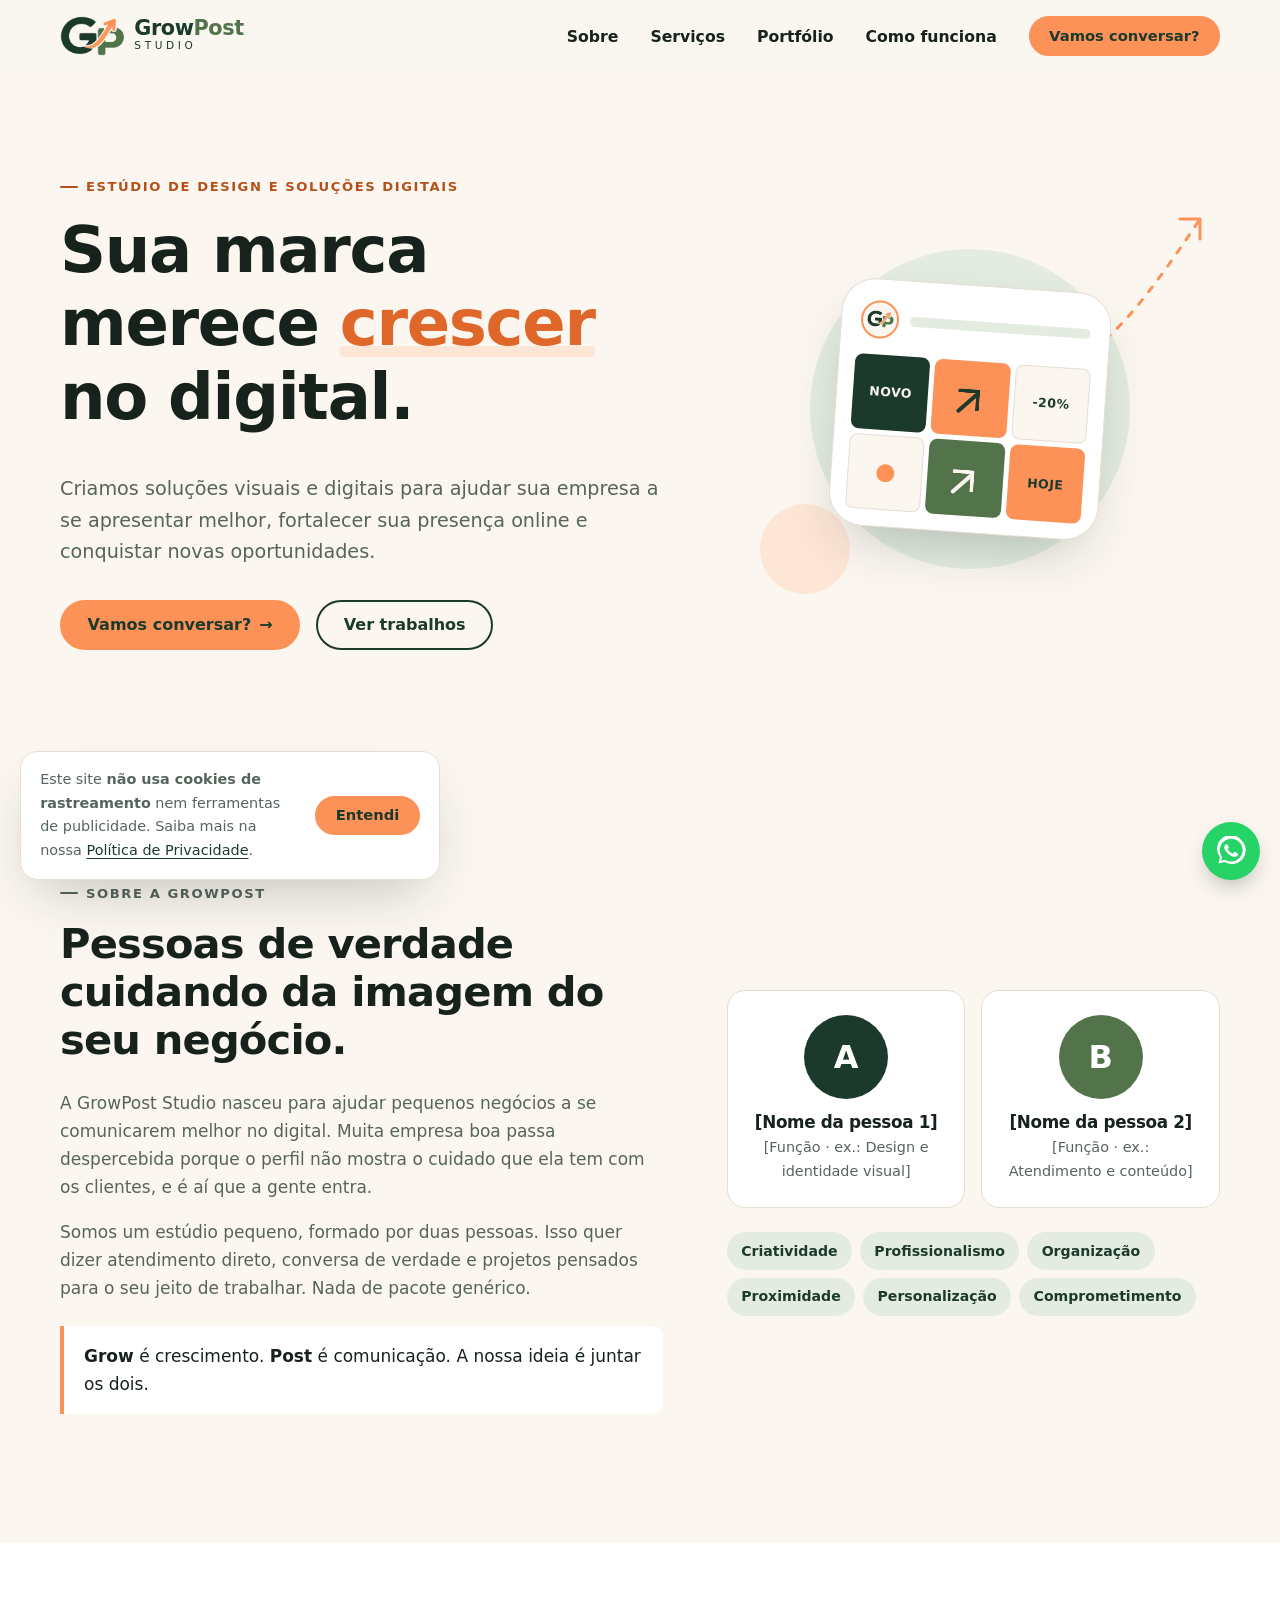
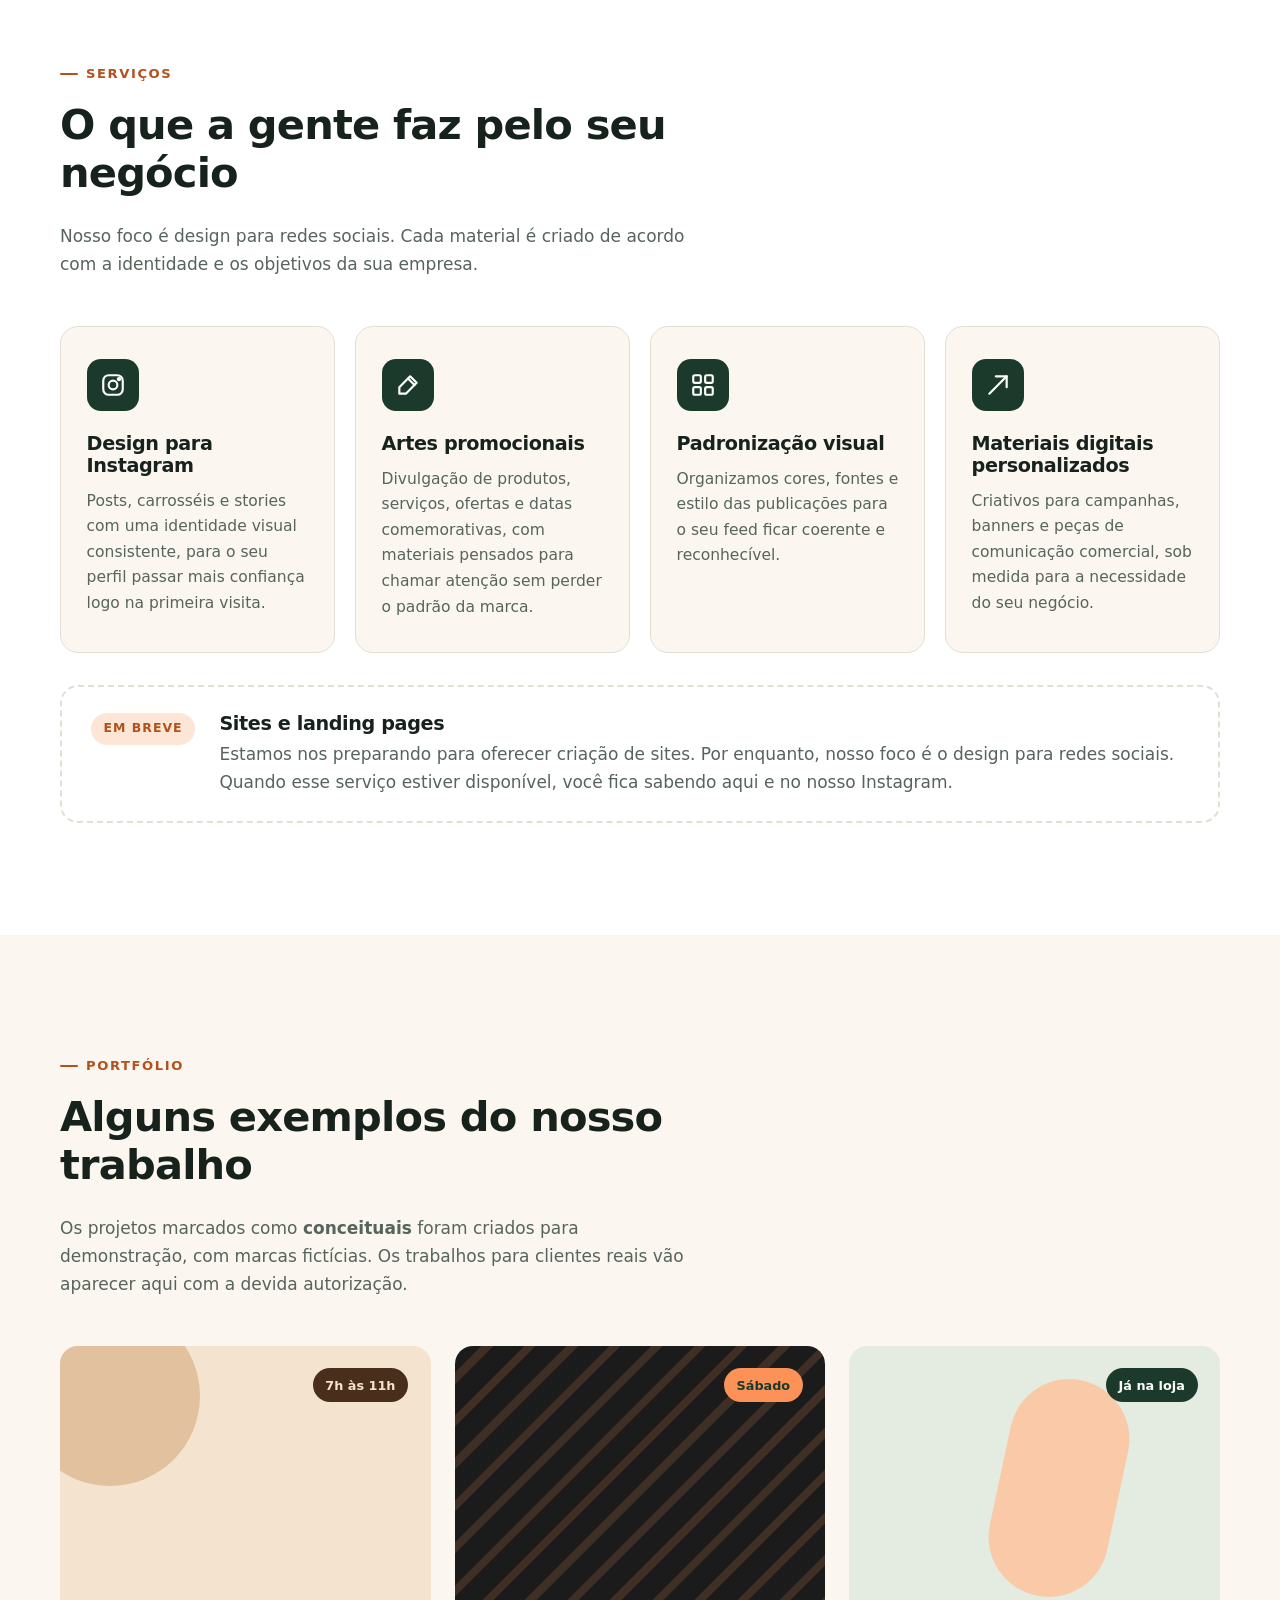
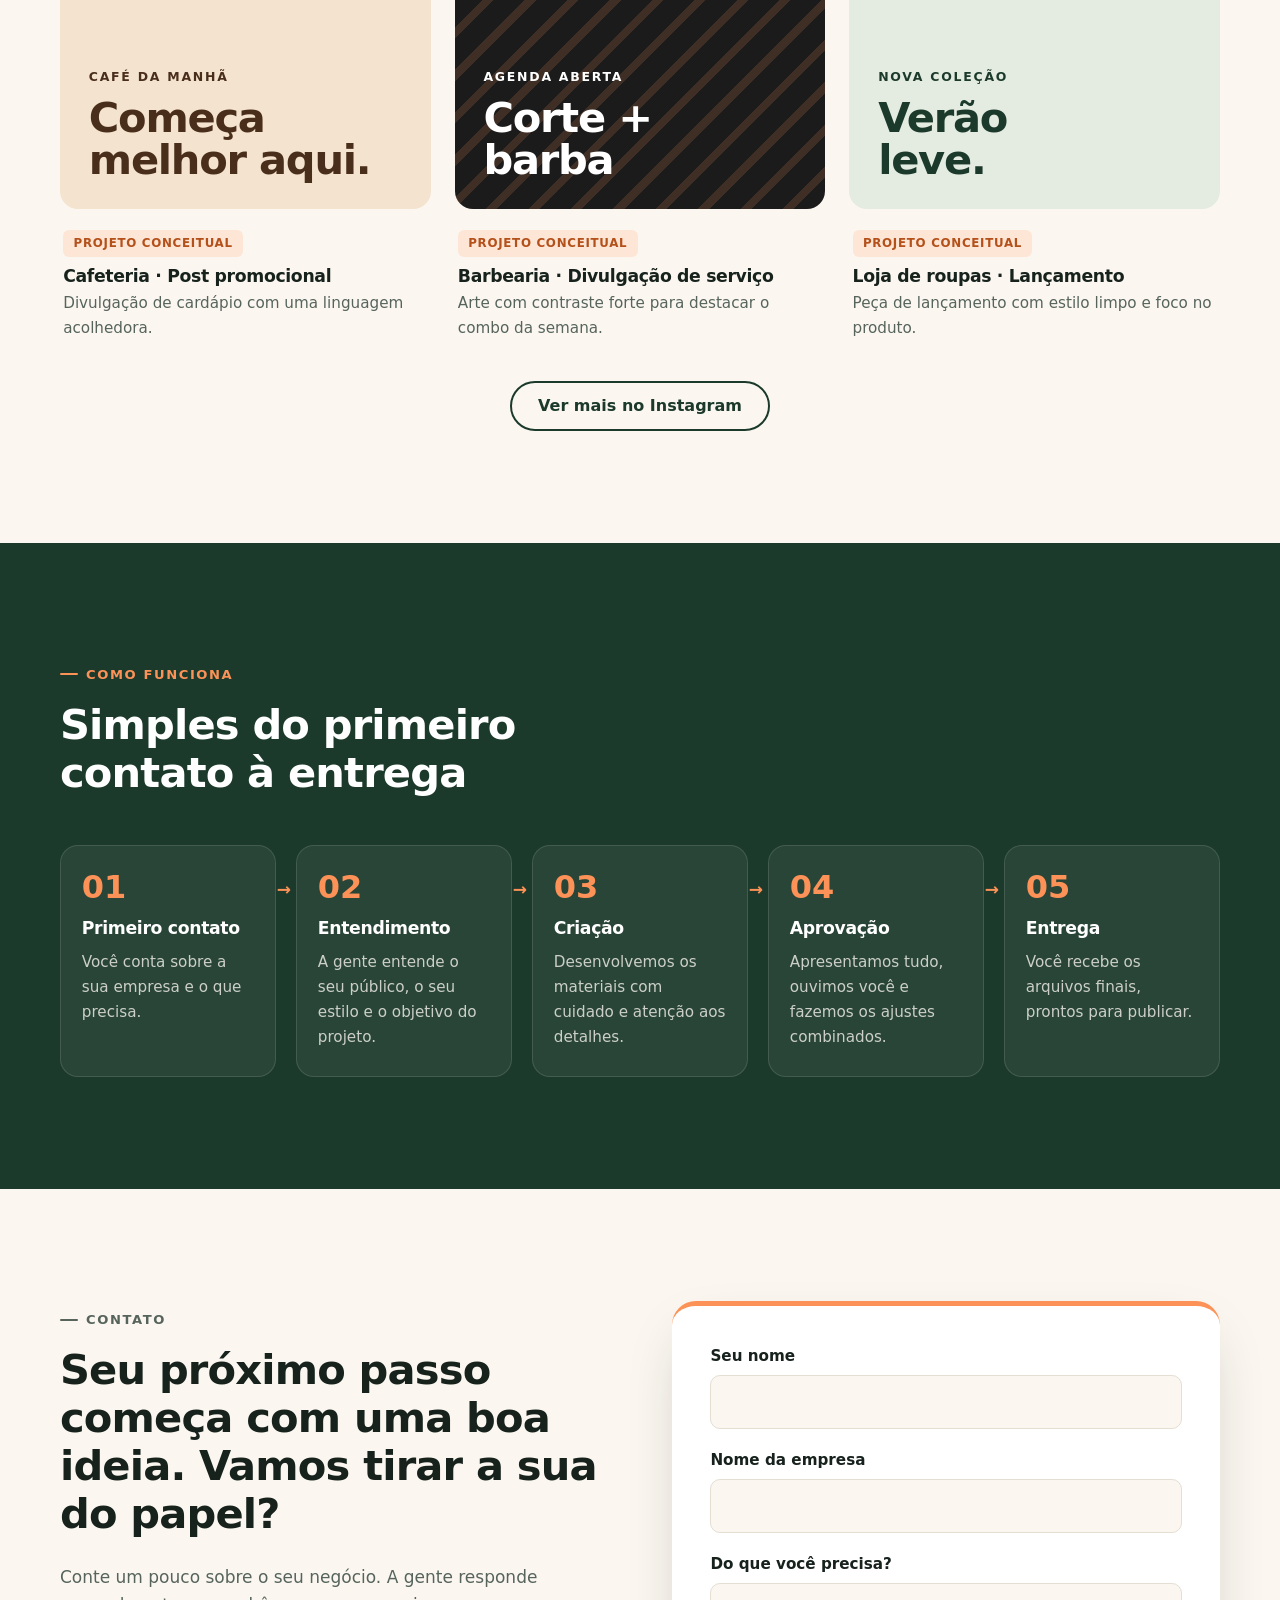
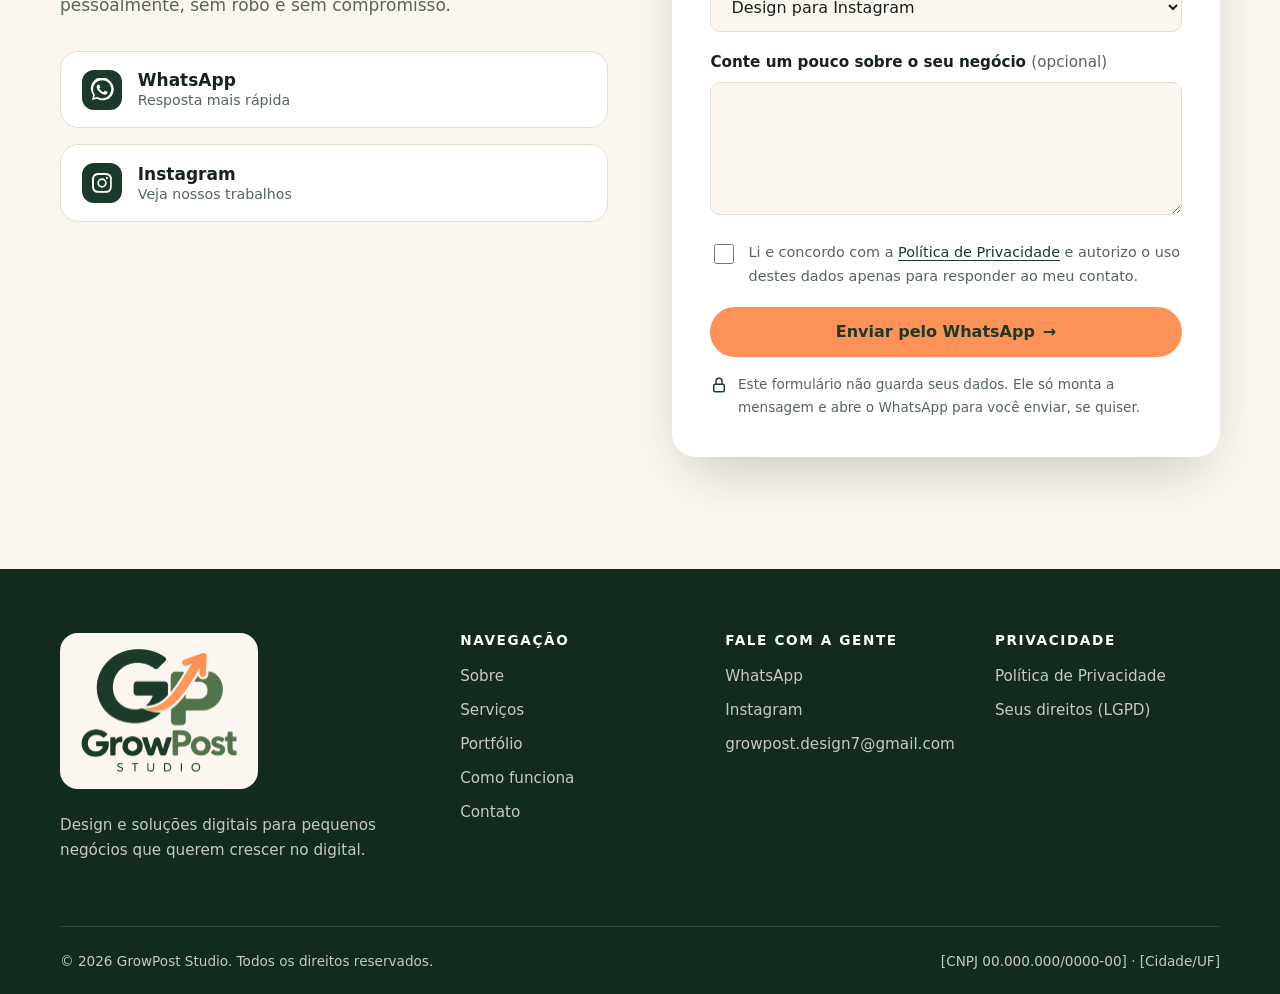
<file: index.html>
<!DOCTYPE html>
<html lang="pt-BR">
<head>
  <meta charset="UTF-8">
  <meta name="viewport" content="width=device-width, initial-scale=1">
  <title>GrowPost Studio · Design para redes sociais</title>
  <meta name="description" content="A GrowPost Studio cria design para Instagram e materiais digitais personalizados para pequenos negócios que querem se apresentar melhor no digital.">
  <meta name="theme-color" content="#1C3A2B">
  <meta property="og:title" content="GrowPost Studio">
  <meta property="og:description" content="Sua marca merece crescer no digital.">
  <meta property="og:type" content="website">
  <meta property="og:locale" content="pt_BR">
  <link rel="icon" href="assets/img/favicon.png" type="image/png">
  <link rel="apple-touch-icon" href="assets/img/apple-touch-icon.png">
  <link rel="stylesheet" href="assets/css/style.css">
</head>
<body>
  <a class="skip-link" href="#conteudo">Pular para o conteúdo</a>

  <header class="header" id="topo">
    <div class="container header__inner">
      <a href="#topo" class="brand" aria-label="GrowPost Studio, voltar ao início">
        <img src="assets/img/logo-simbolo.png" alt="" width="65" height="40">
        <span class="brand__name"><span>Grow<em>Post</em></span><small>Studio</small></span>
      </a>

      <button class="nav-toggle" aria-expanded="false" aria-controls="menu" aria-label="Abrir menu">
        <span></span><span></span><span></span>
      </button>

      <nav class="nav" id="menu" aria-label="Navegação principal">
        <ul>
          <li><a href="#sobre">Sobre</a></li>
          <li><a href="#servicos">Serviços</a></li>
          <li><a href="#portfolio">Portfólio</a></li>
          <li><a href="#como-funciona">Como funciona</a></li>
          <li><a href="#contato" class="btn btn--small">Vamos conversar?</a></li>
        </ul>
      </nav>
    </div>
  </header>

  <main id="conteudo">
    <!-- ===== HERO ===== -->
    <section class="hero">
      <div class="container hero__inner">
        <div class="hero__text reveal">
          <p class="eyebrow">Estúdio de design e soluções digitais</p>
          <h1>Sua marca merece <span class="highlight">crescer</span> no digital.</h1>
          <p class="lead">Criamos soluções visuais e digitais para ajudar sua empresa a se apresentar melhor, fortalecer sua presença online e conquistar novas oportunidades.</p>
          <div class="hero__actions">
            <a href="#contato" class="btn">Vamos conversar? <span aria-hidden="true">→</span></a>
            <a href="#portfolio" class="btn btn--ghost">Ver trabalhos</a>
          </div>
        </div>

        <div class="hero__visual reveal" aria-hidden="true">
          <div class="phone">
            <div class="phone__bar"><span class="phone__avatar"></span><span class="phone__line"></span></div>
            <div class="phone__grid">
              <span class="tile tile--green"><b>NOVO</b></span>
              <span class="tile tile--orange"><i class="arrow-up"></i></span>
              <span class="tile tile--cream"><b>-20%</b></span>
              <span class="tile tile--cream"><i class="dot"></i></span>
              <span class="tile tile--mid"><i class="arrow-up"></i></span>
              <span class="tile tile--orange"><b>HOJE</b></span>
            </div>
          </div>
          <svg class="hero__arrow" viewBox="0 0 200 200" fill="none">
            <path d="M20 180C70 170 110 120 170 30" stroke="currentColor" stroke-width="3" stroke-linecap="round" stroke-dasharray="6 10"/>
            <path d="M150 30h20v20" stroke="currentColor" stroke-width="3" stroke-linecap="round" stroke-linejoin="round"/>
          </svg>
          <span class="blob blob--1"></span>
          <span class="blob blob--2"></span>
        </div>
      </div>
    </section>

    <!-- ===== SOBRE ===== -->
    <section class="section" id="sobre">
      <div class="container about">
        <div class="about__text reveal">
          <p class="eyebrow">Sobre a GrowPost</p>
          <h2>Pessoas de verdade cuidando da imagem do seu negócio.</h2>
          <p>A GrowPost Studio nasceu para ajudar pequenos negócios a se comunicarem melhor no digital. Muita empresa boa passa despercebida porque o perfil não mostra o cuidado que ela tem com os clientes, e é aí que a gente entra.</p>
          <p>Somos um estúdio pequeno, formado por duas pessoas. Isso quer dizer atendimento direto, conversa de verdade e projetos pensados para o seu jeito de trabalhar. Nada de pacote genérico.</p>
          <p class="about__concept"><strong>Grow</strong> é crescimento. <strong>Post</strong> é comunicação. A nossa ideia é juntar os dois.</p>
        </div>

        <div class="about__side reveal">
          <div class="team">
            <!-- Substituir pelos nomes, funções e fotos reais da dupla -->
            <article class="team__card">
              <div class="team__photo" aria-hidden="true">A</div>
              <h3>[Nome da pessoa 1]</h3>
              <p>[Função · ex.: Design e identidade visual]</p>
            </article>
            <article class="team__card">
              <div class="team__photo team__photo--alt" aria-hidden="true">B</div>
              <h3>[Nome da pessoa 2]</h3>
              <p>[Função · ex.: Atendimento e conteúdo]</p>
            </article>
          </div>
          <ul class="values">
            <li>Criatividade</li>
            <li>Profissionalismo</li>
            <li>Organização</li>
            <li>Proximidade</li>
            <li>Personalização</li>
            <li>Comprometimento</li>
          </ul>
        </div>
      </div>
    </section>

    <!-- ===== SERVIÇOS ===== -->
    <section class="section section--tinted" id="servicos">
      <div class="container">
        <header class="section__head reveal">
          <p class="eyebrow">Serviços</p>
          <h2>O que a gente faz pelo seu negócio</h2>
          <p>Nosso foco é design para redes sociais. Cada material é criado de acordo com a identidade e os objetivos da sua empresa.</p>
        </header>

        <div class="cards">
          <article class="card reveal">
            <div class="card__icon" aria-hidden="true">
              <svg viewBox="0 0 24 24"><rect x="3" y="3" width="18" height="18" rx="5"/><circle cx="12" cy="12" r="4"/><circle cx="17.5" cy="6.5" r="1"/></svg>
            </div>
            <h3>Design para Instagram</h3>
            <p>Posts, carrosséis e stories com uma identidade visual consistente, para o seu perfil passar mais confiança logo na primeira visita.</p>
          </article>

          <article class="card reveal">
            <div class="card__icon" aria-hidden="true">
              <svg viewBox="0 0 24 24"><path d="M4 14 14 4l6 6-10 10H4v-6Z"/><path d="M12 6l6 6"/></svg>
            </div>
            <h3>Artes promocionais</h3>
            <p>Divulgação de produtos, serviços, ofertas e datas comemorativas, com materiais pensados para chamar atenção sem perder o padrão da marca.</p>
          </article>

          <article class="card reveal">
            <div class="card__icon" aria-hidden="true">
              <svg viewBox="0 0 24 24"><rect x="3" y="3" width="7" height="7" rx="1.5"/><rect x="14" y="3" width="7" height="7" rx="1.5"/><rect x="3" y="14" width="7" height="7" rx="1.5"/><rect x="14" y="14" width="7" height="7" rx="1.5"/></svg>
            </div>
            <h3>Padronização visual</h3>
            <p>Organizamos cores, fontes e estilo das publicações para o seu feed ficar coerente e reconhecível.</p>
          </article>

          <article class="card reveal">
            <div class="card__icon" aria-hidden="true">
              <svg viewBox="0 0 24 24"><path d="M4 20 20 4"/><path d="M10 4h10v10"/></svg>
            </div>
            <h3>Materiais digitais personalizados</h3>
            <p>Criativos para campanhas, banners e peças de comunicação comercial, sob medida para a necessidade do seu negócio.</p>
          </article>
        </div>

        <aside class="soon reveal">
          <span class="soon__tag">Em breve</span>
          <div>
            <h3>Sites e landing pages</h3>
            <p>Estamos nos preparando para oferecer criação de sites. Por enquanto, nosso foco é o design para redes sociais. Quando esse serviço estiver disponível, você fica sabendo aqui e no nosso Instagram.</p>
          </div>
        </aside>
      </div>
    </section>

    <!-- ===== PORTFÓLIO ===== -->
    <section class="section" id="portfolio">
      <div class="container">
        <header class="section__head reveal">
          <p class="eyebrow">Portfólio</p>
          <h2>Alguns exemplos do nosso trabalho</h2>
          <p>Os projetos marcados como <strong>conceituais</strong> foram criados para demonstração, com marcas fictícias. Os trabalhos para clientes reais vão aparecer aqui com a devida autorização.</p>
        </header>

        <!-- Substituir os mockups pelas imagens reais (ex.: <img src="assets/img/portfolio/projeto.jpg" alt="...">) -->
        <div class="gallery">
          <figure class="work reveal">
            <div class="work__art work__art--cafe" aria-hidden="true">
              <span class="work__kicker">Café da manhã</span>
              <span class="work__title">Começa<br>melhor aqui.</span>
              <span class="work__badge">7h às 11h</span>
            </div>
            <figcaption>
              <span class="tag tag--concept">Projeto conceitual</span>
              <h3>Cafeteria · Post promocional</h3>
              <p>Divulgação de cardápio com uma linguagem acolhedora.</p>
            </figcaption>
          </figure>

          <figure class="work reveal">
            <div class="work__art work__art--barber" aria-hidden="true">
              <span class="work__kicker">Agenda aberta</span>
              <span class="work__title">Corte +<br>barba</span>
              <span class="work__badge">Sábado</span>
            </div>
            <figcaption>
              <span class="tag tag--concept">Projeto conceitual</span>
              <h3>Barbearia · Divulgação de serviço</h3>
              <p>Arte com contraste forte para destacar o combo da semana.</p>
            </figcaption>
          </figure>

          <figure class="work reveal">
            <div class="work__art work__art--fashion" aria-hidden="true">
              <span class="work__kicker">Nova coleção</span>
              <span class="work__title">Verão<br>leve.</span>
              <span class="work__badge">Já na loja</span>
            </div>
            <figcaption>
              <span class="tag tag--concept">Projeto conceitual</span>
              <h3>Loja de roupas · Lançamento</h3>
              <p>Peça de lançamento com estilo limpo e foco no produto.</p>
            </figcaption>
          </figure>
        </div>

        <div class="center reveal">
          <a href="https://instagram.com/SEU_USUARIO" class="btn btn--ghost" target="_blank" rel="noopener noreferrer" data-instagram>Ver mais no Instagram</a>
        </div>
      </div>
    </section>

    <!-- ===== COMO FUNCIONA ===== -->
    <section class="section section--dark" id="como-funciona">
      <div class="container">
        <header class="section__head reveal">
          <p class="eyebrow">Como funciona</p>
          <h2>Simples do primeiro contato à entrega</h2>
        </header>

        <ol class="steps">
          <li class="step reveal">
            <span class="step__num">01</span>
            <h3>Primeiro contato</h3>
            <p>Você conta sobre a sua empresa e o que precisa.</p>
          </li>
          <li class="step reveal">
            <span class="step__num">02</span>
            <h3>Entendimento</h3>
            <p>A gente entende o seu público, o seu estilo e o objetivo do projeto.</p>
          </li>
          <li class="step reveal">
            <span class="step__num">03</span>
            <h3>Criação</h3>
            <p>Desenvolvemos os materiais com cuidado e atenção aos detalhes.</p>
          </li>
          <li class="step reveal">
            <span class="step__num">04</span>
            <h3>Aprovação</h3>
            <p>Apresentamos tudo, ouvimos você e fazemos os ajustes combinados.</p>
          </li>
          <li class="step reveal">
            <span class="step__num">05</span>
            <h3>Entrega</h3>
            <p>Você recebe os arquivos finais, prontos para publicar.</p>
          </li>
        </ol>
      </div>
    </section>

    <!-- ===== CONTATO ===== -->
    <section class="section" id="contato">
      <div class="container contact">
        <div class="contact__text reveal">
          <p class="eyebrow">Contato</p>
          <h2>Seu próximo passo começa com uma boa ideia. Vamos tirar a sua do papel?</h2>
          <p>Conte um pouco sobre o seu negócio. A gente responde pessoalmente, sem robô e sem compromisso.</p>

          <div class="contact__links">
            <a href="https://wa.me/55SEUNUMERO" class="contact__link" target="_blank" rel="noopener noreferrer" data-whatsapp>
              <svg viewBox="0 0 24 24" aria-hidden="true"><path d="M20.5 3.5A11 11 0 0 0 3.2 17.1L2 22l5-1.3A11 11 0 0 0 20.5 3.5Zm-8.4 16.9a9.1 9.1 0 0 1-4.7-1.3l-.3-.2-3 .8.8-2.9-.2-.3a9.1 9.1 0 1 1 7.4 3.9Zm5-6.8c-.3-.1-1.6-.8-1.9-.9-.3-.1-.4-.1-.6.1l-.9 1.1c-.2.2-.3.2-.6.1a7.5 7.5 0 0 1-3.7-3.2c-.3-.5.3-.4.8-1.4.1-.2 0-.3 0-.4l-.9-2c-.2-.5-.4-.4-.6-.4h-.5a1 1 0 0 0-.7.3 3 3 0 0 0-.9 2.2 5.2 5.2 0 0 0 1.1 2.8 11.9 11.9 0 0 0 4.6 4c1.7.7 2.3.8 3.2.7.5-.1 1.6-.7 1.8-1.3.2-.6.2-1.2.2-1.3-.1-.2-.3-.2-.5-.3Z"/></svg>
              <span><strong>WhatsApp</strong><small>Resposta mais rápida</small></span>
            </a>
            <a href="https://instagram.com/SEU_USUARIO" class="contact__link" target="_blank" rel="noopener noreferrer" data-instagram>
              <svg viewBox="0 0 24 24" aria-hidden="true"><path d="M12 7.3a4.7 4.7 0 1 0 0 9.4 4.7 4.7 0 0 0 0-9.4Zm0 7.7a3 3 0 1 1 0-6 3 3 0 0 1 0 6Zm6-7.9a1.1 1.1 0 1 1-2.2 0 1.1 1.1 0 0 1 2.2 0ZM21.9 8c0-1.6-.4-3-1.6-4.2S17.6 2.2 16 2.1c-1.6-.1-6.4-.1-8 0-1.6.1-3 .4-4.2 1.6S2.2 6.4 2.1 8c-.1 1.6-.1 6.4 0 8 .1 1.6.4 3 1.6 4.2s2.6 1.5 4.2 1.6c1.6.1 6.4.1 8 0 1.6-.1 3-.4 4.2-1.6s1.5-2.6 1.6-4.2c.1-1.6.1-6.4 0-8Zm-2.1 9.7a3.3 3.3 0 0 1-1.8 1.8c-1.3.5-4.4.4-5.9.4s-4.6.1-5.9-.4a3.3 3.3 0 0 1-1.8-1.8c-.5-1.3-.4-4.4-.4-5.8s-.1-4.6.4-5.8A3.3 3.3 0 0 1 6.1 4.4c1.3-.5 4.4-.4 5.9-.4s4.6-.1 5.9.4a3.3 3.3 0 0 1 1.8 1.8c.5 1.3.4 4.4.4 5.8s.1 4.6-.4 5.8Z"/></svg>
              <span><strong>Instagram</strong><small>Veja nossos trabalhos</small></span>
            </a>
          </div>
        </div>

        <form class="form reveal" id="contact-form" novalidate>
          <div class="field">
            <label for="nome">Seu nome</label>
            <input type="text" id="nome" name="nome" autocomplete="given-name" required maxlength="80">
          </div>
          <div class="field">
            <label for="empresa">Nome da empresa</label>
            <input type="text" id="empresa" name="empresa" autocomplete="organization" required maxlength="100">
          </div>
          <div class="field">
            <label for="servico">Do que você precisa?</label>
            <select id="servico" name="servico">
              <option>Design para Instagram</option>
              <option>Artes promocionais</option>
              <option>Padronização visual do perfil</option>
              <option>Outro / ainda não sei</option>
            </select>
          </div>
          <div class="field">
            <label for="mensagem">Conte um pouco sobre o seu negócio <span class="optional">(opcional)</span></label>
            <textarea id="mensagem" name="mensagem" rows="4" maxlength="600"></textarea>
          </div>

          <div class="field field--check">
            <input type="checkbox" id="consentimento" name="consentimento" required>
            <label for="consentimento">Li e concordo com a <a href="politica-de-privacidade.html" target="_blank">Política de Privacidade</a> e autorizo o uso destes dados apenas para responder ao meu contato.</label>
          </div>

          <p class="form__error" id="form-error" role="alert" hidden></p>

          <button type="submit" class="btn btn--full">Enviar pelo WhatsApp <span aria-hidden="true">→</span></button>
          <p class="form__note">
            <svg viewBox="0 0 24 24" aria-hidden="true"><rect x="5" y="11" width="14" height="10" rx="2"/><path d="M8 11V7a4 4 0 0 1 8 0v4"/></svg>
            Este formulário não guarda seus dados. Ele só monta a mensagem e abre o WhatsApp para você enviar, se quiser.
          </p>
        </form>
      </div>
    </section>
  </main>

  <!-- ===== RODAPÉ ===== -->
  <footer class="footer">
    <div class="container footer__inner">
      <div class="footer__brand">
        <a href="#topo" class="footer__logo" aria-label="GrowPost Studio, voltar ao início">
          <img src="assets/img/logo-completo.png" alt="GrowPost Studio" width="160" height="127">
        </a>
        <p>Design e soluções digitais para pequenos negócios que querem crescer no digital.</p>
      </div>

      <nav class="footer__col" aria-label="Links do rodapé">
        <h3>Navegação</h3>
        <ul>
          <li><a href="#sobre">Sobre</a></li>
          <li><a href="#servicos">Serviços</a></li>
          <li><a href="#portfolio">Portfólio</a></li>
          <li><a href="#como-funciona">Como funciona</a></li>
          <li><a href="#contato">Contato</a></li>
        </ul>
      </nav>

      <div class="footer__col">
        <h3>Fale com a gente</h3>
        <ul>
          <li><a href="https://wa.me/55SEUNUMERO" target="_blank" rel="noopener noreferrer" data-whatsapp>WhatsApp</a></li>
          <li><a href="https://instagram.com/SEU_USUARIO" target="_blank" rel="noopener noreferrer" data-instagram>Instagram</a></li>
          <li><a href="mailto:contato@seudominio.com.br" data-email>contato@seudominio.com.br</a></li>
        </ul>
      </div>

      <div class="footer__col">
        <h3>Privacidade</h3>
        <ul>
          <li><a href="politica-de-privacidade.html">Política de Privacidade</a></li>
          <li><a href="politica-de-privacidade.html#direitos">Seus direitos (LGPD)</a></li>
        </ul>
      </div>
    </div>

    <div class="container footer__bottom">
      <p>© <span data-year>2026</span> GrowPost Studio. Todos os direitos reservados.</p>
      <!-- Preencher com CNPJ ou CPF/MEI quando houver -->
      <p>[CNPJ 00.000.000/0000-00] · [Cidade/UF]</p>
    </div>
  </footer>

  <a href="https://wa.me/55SEUNUMERO" class="wa-float" target="_blank" rel="noopener noreferrer" aria-label="Conversar pelo WhatsApp" data-whatsapp>
    <svg viewBox="0 0 24 24" aria-hidden="true"><path d="M20.5 3.5A11 11 0 0 0 3.2 17.1L2 22l5-1.3A11 11 0 0 0 20.5 3.5Zm-8.4 16.9a9.1 9.1 0 0 1-4.7-1.3l-.3-.2-3 .8.8-2.9-.2-.3a9.1 9.1 0 1 1 7.4 3.9Zm5-6.8c-.3-.1-1.6-.8-1.9-.9-.3-.1-.4-.1-.6.1l-.9 1.1c-.2.2-.3.2-.6.1a7.5 7.5 0 0 1-3.7-3.2c-.3-.5.3-.4.8-1.4.1-.2 0-.3 0-.4l-.9-2c-.2-.5-.4-.4-.6-.4h-.5a1 1 0 0 0-.7.3 3 3 0 0 0-.9 2.2 5.2 5.2 0 0 0 1.1 2.8 11.9 11.9 0 0 0 4.6 4c1.7.7 2.3.8 3.2.7.5-.1 1.6-.7 1.8-1.3.2-.6.2-1.2.2-1.3-.1-.2-.3-.2-.5-.3Z"/></svg>
  </a>

  <div class="privacy-notice" id="privacy-notice" role="region" aria-label="Aviso de privacidade" hidden>
    <p>Este site <strong>não usa cookies de rastreamento</strong> nem ferramentas de publicidade. Saiba mais na nossa <a href="politica-de-privacidade.html">Política de Privacidade</a>.</p>
    <button type="button" class="btn btn--small" id="privacy-ok">Entendi</button>
  </div>

  <script src="assets/js/config.js"></script>
  <script src="assets/js/main.js"></script>
</body>
</html>
</file>
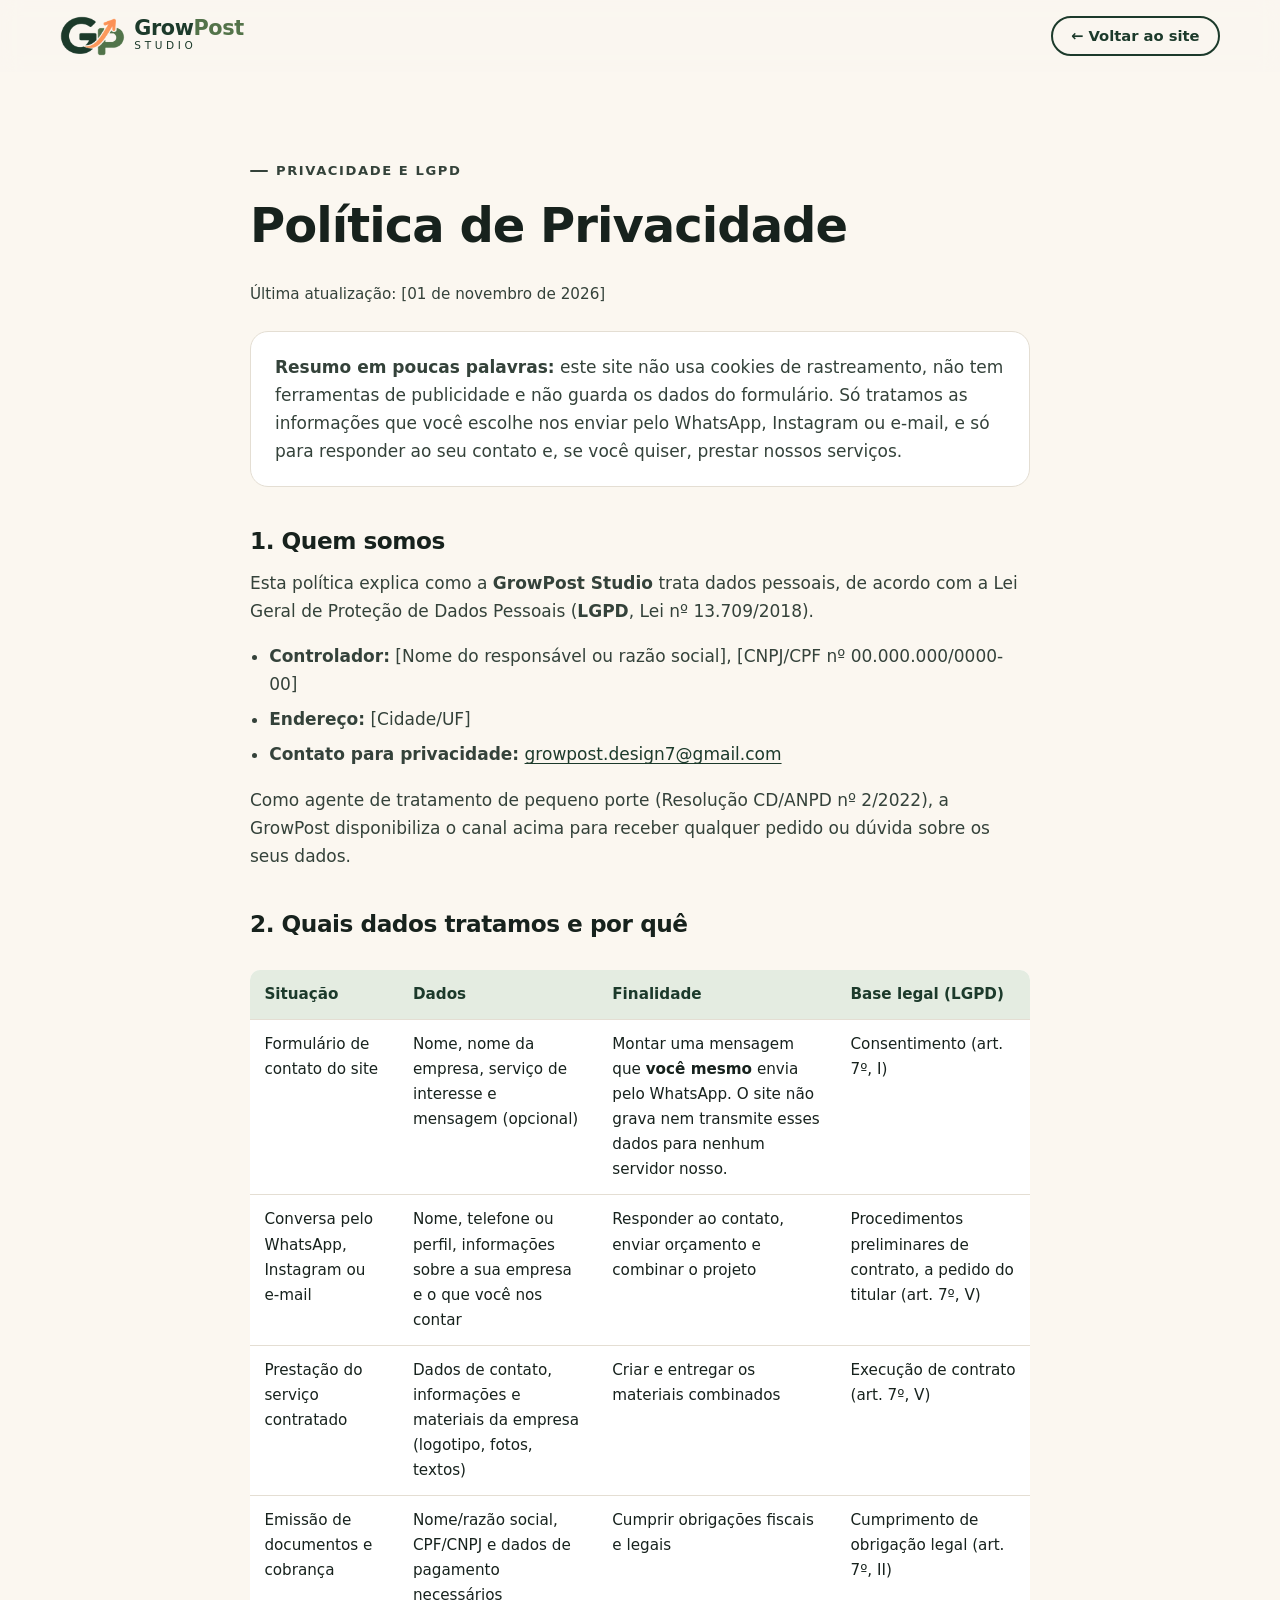
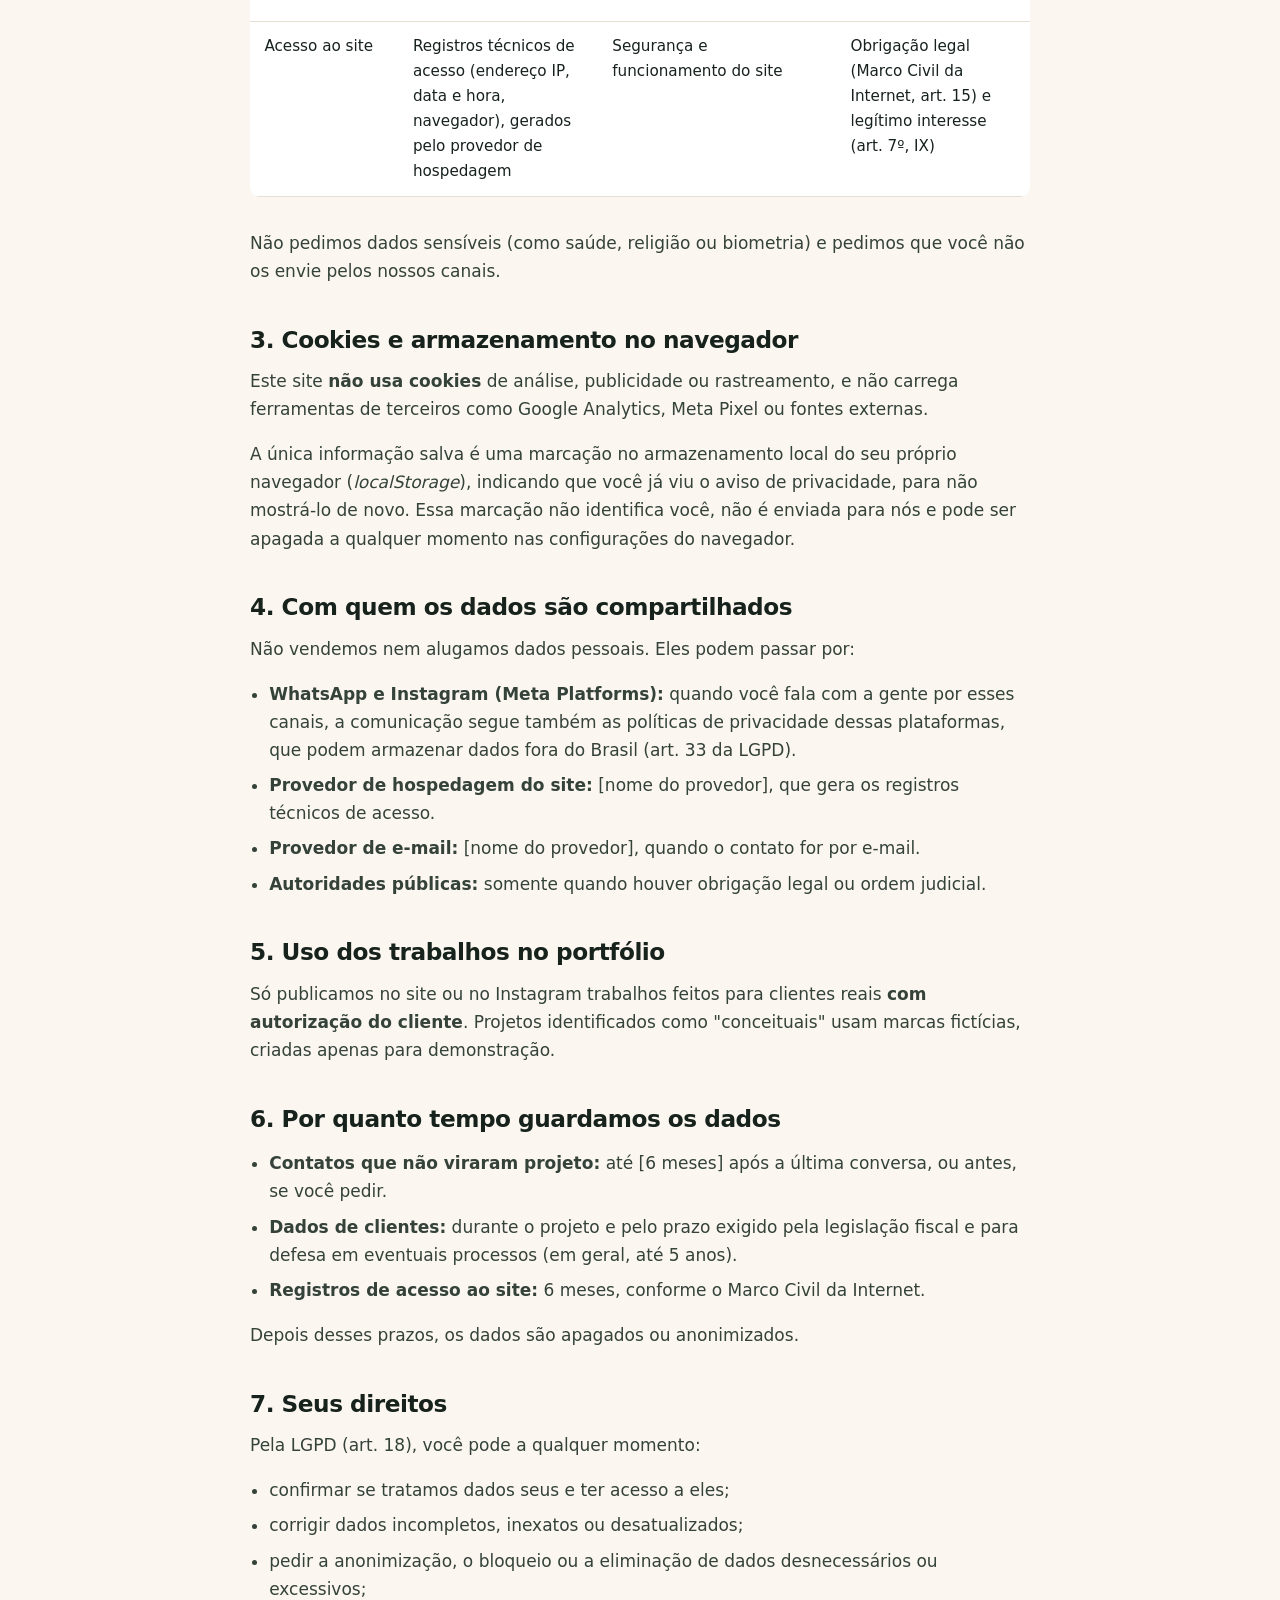
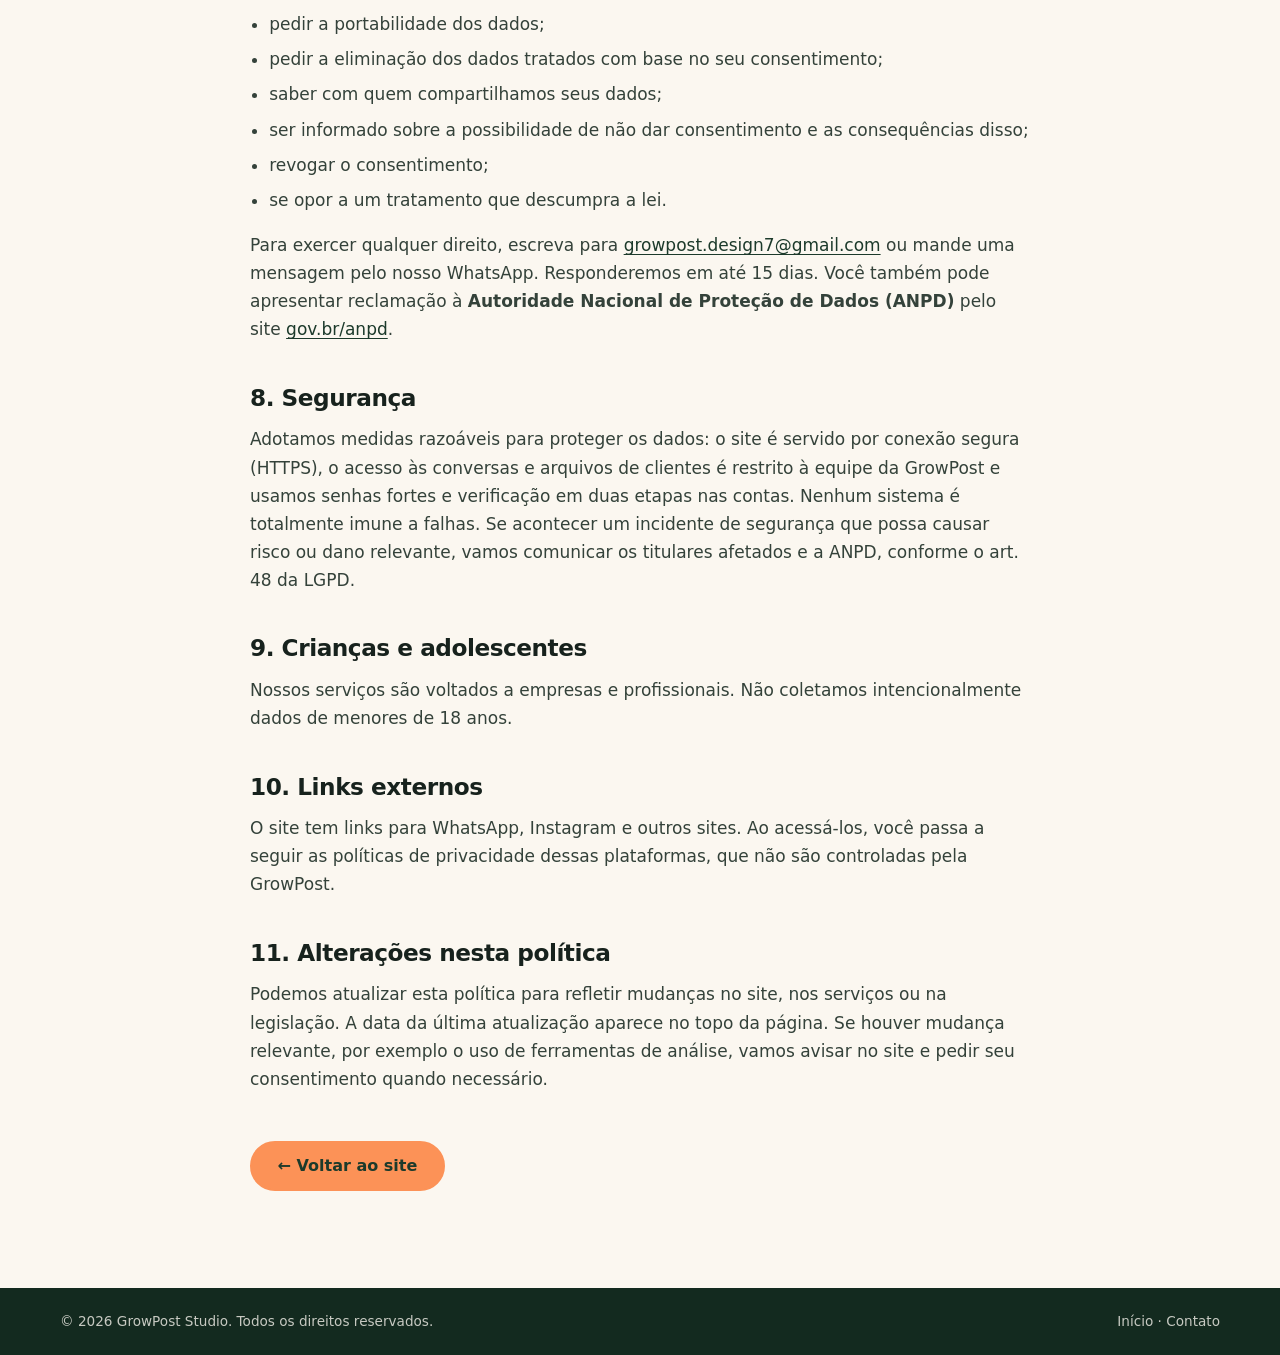
<file: politica-de-privacidade.html>
<!DOCTYPE html>
<html lang="pt-BR">
<head>
  <meta charset="UTF-8">
  <meta name="viewport" content="width=device-width, initial-scale=1">
  <title>Política de Privacidade · GrowPost Studio</title>
  <meta name="description" content="Como a GrowPost Studio trata dados pessoais, em conformidade com a Lei Geral de Proteção de Dados (Lei nº 13.709/2018).">
  <meta name="theme-color" content="#1C3A2B">
  <link rel="icon" href="assets/img/favicon.png" type="image/png">
  <link rel="apple-touch-icon" href="assets/img/apple-touch-icon.png">
  <link rel="stylesheet" href="assets/css/style.css">
</head>
<body>
  <a class="skip-link" href="#conteudo">Pular para o conteúdo</a>

  <header class="header">
    <div class="container header__inner">
      <a href="index.html" class="brand" aria-label="GrowPost Studio, página inicial">
        <img src="assets/img/logo-simbolo.png" alt="" width="65" height="40">
        <span class="brand__name"><span>Grow<em>Post</em></span><small>Studio</small></span>
      </a>
      <a href="index.html" class="btn btn--small btn--ghost">← Voltar ao site</a>
    </div>
  </header>

  <!--
    ATENÇÃO: preencha os campos entre [colchetes] antes de publicar.
    Este texto é um modelo baseado na LGPD e no funcionamento atual do site.
    Se o site passar a usar analytics, pixel de anúncios, formulário com servidor
    ou newsletter, esta política precisa ser atualizada.
  -->

  <main id="conteudo" class="legal">
    <div class="container legal__inner">
      <p class="eyebrow">Privacidade e LGPD</p>
      <h1>Política de Privacidade</h1>
      <p class="legal__meta">Última atualização: [01 de novembro de 2026]</p>

      <div class="legal__box">
        <p><strong>Resumo em poucas palavras:</strong> este site não usa cookies de rastreamento, não tem ferramentas de publicidade e não guarda os dados do formulário. Só tratamos as informações que você escolhe nos enviar pelo WhatsApp, Instagram ou e-mail, e só para responder ao seu contato e, se você quiser, prestar nossos serviços.</p>
      </div>

      <h2>1. Quem somos</h2>
      <p>Esta política explica como a <strong>GrowPost Studio</strong> trata dados pessoais, de acordo com a Lei Geral de Proteção de Dados Pessoais (<strong>LGPD</strong>, Lei nº 13.709/2018).</p>
      <ul>
        <li><strong>Controlador:</strong> [Nome do responsável ou razão social], [CNPJ/CPF nº 00.000.000/0000-00]</li>
        <li><strong>Endereço:</strong> [Cidade/UF]</li>
        <li><strong>Contato para privacidade:</strong> <a href="mailto:contato@seudominio.com.br" data-email>contato@seudominio.com.br</a></li>
      </ul>
      <p>Como agente de tratamento de pequeno porte (Resolução CD/ANPD nº 2/2022), a GrowPost disponibiliza o canal acima para receber qualquer pedido ou dúvida sobre os seus dados.</p>

      <h2>2. Quais dados tratamos e por quê</h2>
      <div class="table-wrap" tabindex="0" role="region" aria-label="Tabela de dados tratados">
      <table>
        <thead>
          <tr><th>Situação</th><th>Dados</th><th>Finalidade</th><th>Base legal (LGPD)</th></tr>
        </thead>
        <tbody>
          <tr>
            <td>Formulário de contato do site</td>
            <td>Nome, nome da empresa, serviço de interesse e mensagem (opcional)</td>
            <td>Montar uma mensagem que <strong>você mesmo</strong> envia pelo WhatsApp. O site não grava nem transmite esses dados para nenhum servidor nosso.</td>
            <td>Consentimento (art. 7º, I)</td>
          </tr>
          <tr>
            <td>Conversa pelo WhatsApp, Instagram ou e-mail</td>
            <td>Nome, telefone ou perfil, informações sobre a sua empresa e o que você nos contar</td>
            <td>Responder ao contato, enviar orçamento e combinar o projeto</td>
            <td>Procedimentos preliminares de contrato, a pedido do titular (art. 7º, V)</td>
          </tr>
          <tr>
            <td>Prestação do serviço contratado</td>
            <td>Dados de contato, informações e materiais da empresa (logotipo, fotos, textos)</td>
            <td>Criar e entregar os materiais combinados</td>
            <td>Execução de contrato (art. 7º, V)</td>
          </tr>
          <tr>
            <td>Emissão de documentos e cobrança</td>
            <td>Nome/razão social, CPF/CNPJ e dados de pagamento necessários</td>
            <td>Cumprir obrigações fiscais e legais</td>
            <td>Cumprimento de obrigação legal (art. 7º, II)</td>
          </tr>
          <tr>
            <td>Acesso ao site</td>
            <td>Registros técnicos de acesso (endereço IP, data e hora, navegador), gerados pelo provedor de hospedagem</td>
            <td>Segurança e funcionamento do site</td>
            <td>Obrigação legal (Marco Civil da Internet, art. 15) e legítimo interesse (art. 7º, IX)</td>
          </tr>
        </tbody>
      </table>
      </div>
      <p>Não pedimos dados sensíveis (como saúde, religião ou biometria) e pedimos que você não os envie pelos nossos canais.</p>

      <h2>3. Cookies e armazenamento no navegador</h2>
      <p>Este site <strong>não usa cookies</strong> de análise, publicidade ou rastreamento, e não carrega ferramentas de terceiros como Google Analytics, Meta Pixel ou fontes externas.</p>
      <p>A única informação salva é uma marcação no armazenamento local do seu próprio navegador (<em>localStorage</em>), indicando que você já viu o aviso de privacidade, para não mostrá-lo de novo. Essa marcação não identifica você, não é enviada para nós e pode ser apagada a qualquer momento nas configurações do navegador.</p>

      <h2>4. Com quem os dados são compartilhados</h2>
      <p>Não vendemos nem alugamos dados pessoais. Eles podem passar por:</p>
      <ul>
        <li><strong>WhatsApp e Instagram (Meta Platforms):</strong> quando você fala com a gente por esses canais, a comunicação segue também as políticas de privacidade dessas plataformas, que podem armazenar dados fora do Brasil (art. 33 da LGPD).</li>
        <li><strong>Provedor de hospedagem do site:</strong> [nome do provedor], que gera os registros técnicos de acesso.</li>
        <li><strong>Provedor de e-mail:</strong> [nome do provedor], quando o contato for por e-mail.</li>
        <li><strong>Autoridades públicas:</strong> somente quando houver obrigação legal ou ordem judicial.</li>
      </ul>

      <h2>5. Uso dos trabalhos no portfólio</h2>
      <p>Só publicamos no site ou no Instagram trabalhos feitos para clientes reais <strong>com autorização do cliente</strong>. Projetos identificados como "conceituais" usam marcas fictícias, criadas apenas para demonstração.</p>

      <h2>6. Por quanto tempo guardamos os dados</h2>
      <ul>
        <li><strong>Contatos que não viraram projeto:</strong> até [6 meses] após a última conversa, ou antes, se você pedir.</li>
        <li><strong>Dados de clientes:</strong> durante o projeto e pelo prazo exigido pela legislação fiscal e para defesa em eventuais processos (em geral, até 5 anos).</li>
        <li><strong>Registros de acesso ao site:</strong> 6 meses, conforme o Marco Civil da Internet.</li>
      </ul>
      <p>Depois desses prazos, os dados são apagados ou anonimizados.</p>

      <h2 id="direitos">7. Seus direitos</h2>
      <p>Pela LGPD (art. 18), você pode a qualquer momento:</p>
      <ul>
        <li>confirmar se tratamos dados seus e ter acesso a eles;</li>
        <li>corrigir dados incompletos, inexatos ou desatualizados;</li>
        <li>pedir a anonimização, o bloqueio ou a eliminação de dados desnecessários ou excessivos;</li>
        <li>pedir a portabilidade dos dados;</li>
        <li>pedir a eliminação dos dados tratados com base no seu consentimento;</li>
        <li>saber com quem compartilhamos seus dados;</li>
        <li>ser informado sobre a possibilidade de não dar consentimento e as consequências disso;</li>
        <li>revogar o consentimento;</li>
        <li>se opor a um tratamento que descumpra a lei.</li>
      </ul>
      <p>Para exercer qualquer direito, escreva para <a href="mailto:contato@seudominio.com.br" data-email>contato@seudominio.com.br</a> ou mande uma mensagem pelo nosso WhatsApp. Responderemos em até 15 dias. Você também pode apresentar reclamação à <strong>Autoridade Nacional de Proteção de Dados (ANPD)</strong> pelo site <a href="https://www.gov.br/anpd" target="_blank" rel="noopener noreferrer">gov.br/anpd</a>.</p>

      <h2>8. Segurança</h2>
      <p>Adotamos medidas razoáveis para proteger os dados: o site é servido por conexão segura (HTTPS), o acesso às conversas e arquivos de clientes é restrito à equipe da GrowPost e usamos senhas fortes e verificação em duas etapas nas contas. Nenhum sistema é totalmente imune a falhas. Se acontecer um incidente de segurança que possa causar risco ou dano relevante, vamos comunicar os titulares afetados e a ANPD, conforme o art. 48 da LGPD.</p>

      <h2>9. Crianças e adolescentes</h2>
      <p>Nossos serviços são voltados a empresas e profissionais. Não coletamos intencionalmente dados de menores de 18 anos.</p>

      <h2>10. Links externos</h2>
      <p>O site tem links para WhatsApp, Instagram e outros sites. Ao acessá-los, você passa a seguir as políticas de privacidade dessas plataformas, que não são controladas pela GrowPost.</p>

      <h2>11. Alterações nesta política</h2>
      <p>Podemos atualizar esta política para refletir mudanças no site, nos serviços ou na legislação. A data da última atualização aparece no topo da página. Se houver mudança relevante, por exemplo o uso de ferramentas de análise, vamos avisar no site e pedir seu consentimento quando necessário.</p>

      <p style="margin-top:3rem"><a href="index.html" class="btn">← Voltar ao site</a></p>
    </div>
  </main>

  <footer class="footer">
    <div class="container footer__bottom">
      <p>© <span data-year>2026</span> GrowPost Studio. Todos os direitos reservados.</p>
      <p><a href="index.html">Início</a> · <a href="index.html#contato">Contato</a></p>
    </div>
  </footer>

  <script src="assets/js/config.js"></script>
  <script src="assets/js/main.js"></script>
</body>
</html>
</file>
<file: assets/css/style.css>
/* =========================================================
   GrowPost Studio
   Paleta: verde-escuro + laranja + fundos claros
   Fontes: sem serviços externos (LGPD). Para usar a fonte oficial,
   hospede os arquivos em assets/fonts e declare com @font-face.
   ========================================================= */

:root {
  /* Cores extraídas do logotipo oficial */
  --green: #1C3A2B;
  --green-dark: #132A1F;
  --green-mid: #53734A;
  --green-soft: #E4ECE1;
  --orange: #FC9257;
  --orange-strong: #E0672A; /* títulos grandes sobre fundo claro */
  --orange-dark: #B4501A;   /* textos pequenos sobre fundo claro */
  --orange-soft: #FEE6D6;
  --cream: #FBF7F0;
  --white: #FFFFFF;
  --ink: #17221D;
  --muted: #56645C;
  --line: #E4DED3;

  --font-display: "Poppins", "Segoe UI", "Avenir Next", system-ui, -apple-system, sans-serif;
  --font-body: "Inter", "Segoe UI", system-ui, -apple-system, Roboto, sans-serif;

  --radius: 18px;
  --radius-sm: 10px;
  --shadow: 0 10px 30px -12px rgba(23, 34, 29, .18);
  --shadow-lg: 0 24px 60px -20px rgba(23, 34, 29, .28);
  --ease: cubic-bezier(.22, .61, .36, 1);
  --header-h: 72px;
}

*, *::before, *::after { box-sizing: border-box; }

html { scroll-behavior: smooth; scroll-padding-top: var(--header-h); }

body {
  margin: 0;
  font-family: var(--font-body);
  font-size: 1.0625rem;
  line-height: 1.65;
  color: var(--ink);
  background: var(--cream);
  -webkit-font-smoothing: antialiased;
}

img, svg { display: block; max-width: 100%; }

h1, h2, h3 {
  font-family: var(--font-display);
  line-height: 1.15;
  letter-spacing: -.02em;
  margin: 0 0 .6em;
}
h1 { font-size: clamp(2.4rem, 6vw, 4rem); font-weight: 800; }
h2 { font-size: clamp(1.8rem, 4vw, 2.6rem); font-weight: 750; }
h3 { font-size: 1.2rem; font-weight: 700; }

p { margin: 0 0 1em; }

a { color: var(--green); text-underline-offset: 3px; }
a:hover { color: var(--orange-dark); }

:focus-visible { outline: 3px solid var(--orange); outline-offset: 3px; border-radius: 4px; }

.container { width: min(1160px, 100% - 2.5rem); margin-inline: auto; }

.skip-link {
  position: absolute; left: 1rem; top: -100px; z-index: 100;
  background: var(--green); color: var(--white); padding: .6rem 1rem; border-radius: var(--radius-sm);
}
.skip-link:focus { top: 1rem; color: var(--white); }

.eyebrow {
  display: inline-flex; align-items: center; gap: .5rem;
  font-size: .82rem; font-weight: 700; letter-spacing: .12em; text-transform: uppercase;
  color: var(--orange-dark); margin-bottom: 1rem;
}
.eyebrow::before {
  content: ""; width: 18px; height: 2px; background: currentColor; border-radius: 2px;
}

.lead { font-size: 1.2rem; color: var(--muted); max-width: 34em; }

.center { text-align: center; margin-top: 2.5rem; }

/* ---------- Botões ---------- */
.btn {
  display: inline-flex; align-items: center; justify-content: center; gap: .5rem;
  padding: .95rem 1.6rem;
  font: 700 1rem/1 var(--font-body);
  color: var(--green); background: var(--orange);
  border: 2px solid var(--orange); border-radius: 999px;
  text-decoration: none; cursor: pointer;
  transition: transform .2s var(--ease), background .2s, box-shadow .2s, color .2s;
}
.btn:hover { color: var(--cream); background: var(--green); border-color: var(--green); transform: translateY(-2px); box-shadow: 0 10px 22px -10px rgba(28, 58, 43, .6); }
.btn span { transition: transform .2s var(--ease); }
.btn:hover span { transform: translateX(3px); }
.btn--ghost { background: transparent; color: var(--green); border-color: var(--green); }
.btn--ghost:hover { background: var(--green); border-color: var(--green); color: var(--cream); box-shadow: none; }
.btn--small { padding: .65rem 1.15rem; font-size: .92rem; }
.btn--full { width: 100%; }

/* ---------- Cabeçalho ---------- */
.header {
  position: sticky; top: 0; z-index: 50;
  background: rgba(250, 246, 239, .88);
  backdrop-filter: blur(10px); -webkit-backdrop-filter: blur(10px);
  transition: box-shadow .25s;
}
.header.is-scrolled { box-shadow: 0 1px 0 var(--line), 0 8px 24px -16px rgba(0, 0, 0, .2); }
.header__inner { display: flex; align-items: center; justify-content: space-between; height: var(--header-h); }

.brand { display: inline-flex; align-items: center; gap: .6rem; text-decoration: none; color: var(--green); }
.brand img { height: 40px; width: auto; }
.brand__name { font: 800 1.3rem/1 var(--font-display); letter-spacing: -.02em; display: flex; flex-direction: column; }
.brand__name em { font-style: normal; color: var(--green-mid); }
.brand__name small { font: 500 .66rem/1.5 var(--font-body); letter-spacing: .34em; text-transform: uppercase; color: var(--green); }

.nav ul { display: flex; align-items: center; gap: 2rem; list-style: none; margin: 0; padding: 0; }
.nav a:not(.btn) { color: var(--ink); text-decoration: none; font-weight: 600; font-size: .98rem; position: relative; }
.nav a:not(.btn)::after {
  content: ""; position: absolute; left: 0; bottom: -4px; height: 2px; width: 100%;
  background: var(--orange); transform: scaleX(0); transform-origin: left; transition: transform .25s var(--ease);
}
.nav a:not(.btn):hover::after { transform: scaleX(1); }

.nav-toggle { display: none; }

/* ---------- Hero ---------- */
.hero { position: relative; overflow: hidden; padding: clamp(3rem, 8vw, 6rem) 0 clamp(4rem, 9vw, 7rem); }
.hero__inner { display: grid; grid-template-columns: 1.1fr .9fr; gap: 3rem; align-items: center; }
.hero__actions { display: flex; flex-wrap: wrap; gap: 1rem; margin-top: 2rem; }

.highlight { color: var(--orange-strong); position: relative; white-space: nowrap; }
.highlight::after {
  content: ""; position: absolute; left: 0; right: 0; bottom: .05em; height: .18em;
  background: var(--orange-soft); z-index: -1; border-radius: 4px;
}

.hero__visual { position: relative; display: grid; place-items: center; min-height: 440px; }

.phone {
  position: relative; z-index: 2;
  width: 270px; padding: 1rem; border-radius: 34px;
  background: var(--white); box-shadow: var(--shadow-lg);
  border: 1px solid var(--line);
  transform: rotate(4deg);
  animation: float 6s ease-in-out infinite;
}
.phone__bar { display: flex; align-items: center; gap: .7rem; padding: .3rem .2rem 1rem; }
.phone__avatar { width: 38px; height: 38px; border-radius: 50%; background: url("../img/logo-simbolo.png") center/80% no-repeat var(--cream); border: 2px solid var(--orange); }
.phone__line { flex: 1; height: 10px; border-radius: 6px; background: var(--green-soft); }
.phone__grid { display: grid; grid-template-columns: repeat(3, 1fr); gap: 5px; }

.tile {
  aspect-ratio: 1; border-radius: 8px; display: grid; place-items: center;
  font: 800 .78rem/1 var(--font-display); letter-spacing: .04em;
}
.tile--green { background: var(--green); color: var(--cream); }
.tile--orange { background: var(--orange); color: var(--green); }
.tile--mid { background: var(--green-mid); color: var(--cream); }
.tile--cream { background: var(--cream); color: var(--green); border: 1px solid var(--line); }
.arrow-up { width: 22px; height: 22px; border-top: 4px solid currentColor; border-right: 4px solid currentColor; border-radius: 2px; transform: translate(-2px, 2px); position: relative; }
.arrow-up::after { content: ""; position: absolute; width: 4px; height: 28px; background: currentColor; right: 6px; top: -4px; transform: rotate(45deg); border-radius: 2px; }
.dot { width: 18px; height: 18px; border-radius: 50%; background: var(--orange); }

.hero__arrow { position: absolute; z-index: 1; width: 200px; right: -10px; top: 0; color: var(--orange); }

.blob { position: absolute; border-radius: 50%; z-index: 0; }
.blob--1 { width: 320px; height: 320px; background: var(--green-soft); left: 50%; top: 50%; transform: translate(-50%, -50%); }
.blob--2 { width: 90px; height: 90px; background: var(--orange-soft); left: 8%; bottom: 8%; }

@keyframes float {
  0%, 100% { transform: rotate(4deg) translateY(0); }
  50% { transform: rotate(4deg) translateY(-12px); }
}

/* ---------- Seções ---------- */
.section { padding: clamp(4rem, 9vw, 7rem) 0; }
.section--tinted { background: var(--white); }
.section--dark { background: var(--green); color: var(--cream); }
.section--dark h2, .section--dark h3 { color: var(--white); }
.section--dark .eyebrow { color: var(--orange); }

.section__head { max-width: 640px; margin-bottom: 3rem; }
.section__head p:last-child { color: var(--muted); }

/* ---------- Sobre ---------- */
.about { display: grid; grid-template-columns: 1.1fr .9fr; gap: 4rem; align-items: center; }
.about__text p { color: var(--muted); }
.about__concept {
  margin-top: 1.5rem; padding: 1rem 1.25rem;
  border-left: 4px solid var(--orange); background: var(--white);
  border-radius: 0 var(--radius-sm) var(--radius-sm) 0;
  color: var(--ink) !important;
}

.team { display: grid; grid-template-columns: 1fr 1fr; gap: 1rem; }
.team__card {
  background: var(--white); border: 1px solid var(--line); border-radius: var(--radius);
  padding: 1.5rem; text-align: center; transition: transform .25s var(--ease), box-shadow .25s;
}
.team__card:hover { transform: translateY(-4px); box-shadow: var(--shadow); }
.team__card h3 { font-size: 1.05rem; margin: .9rem 0 .2rem; }
.team__card p { font-size: .9rem; color: var(--muted); margin: 0; }
.team__photo {
  width: 84px; height: 84px; margin: 0 auto; border-radius: 50%;
  display: grid; place-items: center;
  font: 800 2rem/1 var(--font-display); color: var(--white); background: var(--green);
}
.team__photo--alt { background: var(--green-mid); }

.values { display: flex; flex-wrap: wrap; gap: .5rem; list-style: none; padding: 0; margin: 1.5rem 0 0; }
.values li {
  padding: .45rem .9rem; border-radius: 999px; font-size: .88rem; font-weight: 600;
  background: var(--green-soft); color: var(--green);
}

/* ---------- Serviços ---------- */
.cards { display: grid; grid-template-columns: repeat(4, 1fr); gap: 1.25rem; }
.card {
  background: var(--cream); border: 1px solid var(--line); border-radius: var(--radius);
  padding: 2rem 1.6rem; transition: transform .25s var(--ease), box-shadow .25s, border-color .25s;
}
.card:hover { transform: translateY(-6px); box-shadow: var(--shadow); border-color: transparent; }
.card p { color: var(--muted); font-size: .97rem; margin: 0; }
.card__icon {
  width: 52px; height: 52px; border-radius: 14px; display: grid; place-items: center;
  background: var(--green); margin-bottom: 1.4rem; transition: background .25s, transform .25s var(--ease);
}
.card:hover .card__icon { background: var(--orange); transform: rotate(-6deg); }
.card:hover .card__icon svg { stroke: var(--green); }
.card__icon svg { width: 26px; height: 26px; fill: none; stroke: var(--white); stroke-width: 2; stroke-linecap: round; stroke-linejoin: round; }

.soon {
  display: flex; gap: 1.5rem; align-items: flex-start;
  margin-top: 2rem; padding: 1.6rem 1.8rem;
  border: 2px dashed var(--line); border-radius: var(--radius);
}
.soon h3 { margin-bottom: .3rem; }
.soon p { margin: 0; color: var(--muted); }
.soon__tag {
  flex-shrink: 0; padding: .35rem .8rem; border-radius: 999px;
  font-size: .78rem; font-weight: 700; text-transform: uppercase; letter-spacing: .08em;
  background: var(--orange-soft); color: var(--orange-dark);
}

/* ---------- Portfólio ---------- */
.gallery { display: grid; grid-template-columns: repeat(3, 1fr); gap: 1.5rem; }
.work { margin: 0; }
.work figcaption { padding: 1.1rem .2rem 0; }
.work figcaption h3 { font-size: 1.08rem; margin: .6rem 0 .25rem; }
.work figcaption p { color: var(--muted); font-size: .95rem; margin: 0; }

.work__art {
  position: relative; aspect-ratio: 4 / 5; border-radius: var(--radius); overflow: hidden;
  padding: 1.8rem; display: flex; flex-direction: column; justify-content: flex-end;
  transition: transform .35s var(--ease), box-shadow .35s;
}
.work:hover .work__art { transform: translateY(-6px) scale(1.01); box-shadow: var(--shadow-lg); }
.work__kicker { font-size: .78rem; font-weight: 700; text-transform: uppercase; letter-spacing: .14em; margin-bottom: .6rem; }
.work__title { font: 800 clamp(2rem, 3.4vw, 2.6rem)/1 var(--font-display); letter-spacing: -.03em; }
.work__badge {
  position: absolute; top: 1.4rem; right: 1.4rem;
  padding: .4rem .8rem; border-radius: 999px; font-size: .8rem; font-weight: 700;
}

.work__art--cafe { background: #F4E4CF; color: #4A2E1C; }
.work__art--cafe::before {
  content: ""; position: absolute; width: 180px; height: 180px; border-radius: 50%;
  background: #E2C29E; top: -40px; left: -40px;
}
.work__art--cafe .work__badge { background: #4A2E1C; color: #F4E4CF; }

.work__art--barber { background: #1B1B1B; color: var(--white); }
.work__art--barber::before {
  content: ""; position: absolute; inset: 0;
  background: repeating-linear-gradient(-45deg, transparent 0 22px, rgba(252, 146, 87, .16) 22px 30px);
}
.work__art--barber .work__badge { background: var(--orange); color: var(--green); }

.work__art--fashion { background: var(--green-soft); color: var(--green); }
.work__art--fashion::before {
  content: ""; position: absolute; width: 120px; height: 220px; border-radius: 60px;
  background: #F9C9A8; top: 2rem; left: 50%; transform: translateX(-30%) rotate(12deg);
}
.work__art--fashion .work__badge { background: var(--green); color: var(--white); }

.work__art > * { position: relative; }
.work__art > .work__badge { position: absolute; }

.tag {
  display: inline-block; padding: .25rem .65rem; border-radius: 6px;
  font-size: .74rem; font-weight: 700; text-transform: uppercase; letter-spacing: .06em;
}
.tag--concept { background: var(--orange-soft); color: var(--orange-dark); }
.tag--client { background: var(--green-soft); color: var(--green); }

/* ---------- Como funciona ---------- */
.steps {
  list-style: none; padding: 0; margin: 0;
  display: grid; grid-template-columns: repeat(5, 1fr); gap: 1.25rem; counter-reset: step;
}
.step {
  position: relative; padding: 1.6rem 1.3rem;
  border-radius: var(--radius); background: rgba(255, 255, 255, .06);
  border: 1px solid rgba(255, 255, 255, .12);
  transition: background .25s, transform .25s var(--ease);
}
.step:hover { background: rgba(255, 255, 255, .1); transform: translateY(-4px); }
.step__num { display: block; font: 800 2rem/1 var(--font-display); color: var(--orange); margin-bottom: 1rem; }
.step h3 { font-size: 1.08rem; }
.step p { margin: 0; font-size: .95rem; color: rgba(250, 246, 239, .78); }
.step:not(:last-child)::after {
  content: "→"; position: absolute; right: -1rem; top: 1.8rem; z-index: 1;
  color: var(--orange); font-weight: 700;
}

/* ---------- Contato ---------- */
.contact { display: grid; grid-template-columns: 1fr 1fr; gap: 4rem; align-items: start; }
.contact__text > p { color: var(--muted); }
.contact__links { display: grid; gap: 1rem; margin-top: 2rem; }
.contact__link {
  display: flex; align-items: center; gap: 1rem; padding: 1.1rem 1.3rem;
  background: var(--white); border: 1px solid var(--line); border-radius: var(--radius);
  text-decoration: none; color: var(--ink);
  transition: transform .2s var(--ease), border-color .2s, box-shadow .2s;
}
.contact__link:hover { color: var(--ink); transform: translateX(6px); border-color: var(--orange); box-shadow: var(--shadow); }
.contact__link svg { width: 40px; height: 40px; padding: 8px; border-radius: 12px; fill: var(--white); background: var(--green); flex-shrink: 0; }
.contact__link span { display: flex; flex-direction: column; line-height: 1.3; }
.contact__link small { color: var(--muted); }

.form {
  background: var(--white); border-radius: calc(var(--radius) + 6px);
  padding: clamp(1.5rem, 4vw, 2.4rem); box-shadow: var(--shadow-lg);
  border-top: 5px solid var(--orange);
}
.field { margin-bottom: 1.15rem; }
.field label { display: block; font-weight: 600; font-size: .95rem; margin-bottom: .4rem; }
.optional { font-weight: 400; color: var(--muted); }
.field input[type="text"], .field select, .field textarea {
  width: 100%; padding: .8rem 1rem;
  font: inherit; font-size: 1rem; color: var(--ink);
  background: var(--cream); border: 1.5px solid var(--line); border-radius: var(--radius-sm);
  transition: border-color .2s, box-shadow .2s, background .2s;
}
.field input:focus, .field select:focus, .field textarea:focus {
  outline: none; border-color: var(--green); background: var(--white);
  box-shadow: 0 0 0 4px var(--green-soft);
}
.field textarea { resize: vertical; min-height: 110px; }

.field--check { display: flex; gap: .7rem; align-items: flex-start; }
.field--check input { width: 20px; height: 20px; margin-top: .2rem; accent-color: var(--green); flex-shrink: 0; }
.field--check label { font-weight: 400; font-size: .9rem; color: var(--muted); margin: 0; }

.form__error {
  padding: .7rem 1rem; border-radius: var(--radius-sm); font-size: .92rem;
  background: #FDECEC; color: #9B1C1C;
}
.form__note {
  display: flex; gap: .6rem; align-items: flex-start;
  margin: 1rem 0 0; font-size: .85rem; color: var(--muted);
}
.form__note svg { width: 18px; height: 18px; flex-shrink: 0; margin-top: .15rem; fill: none; stroke: var(--green); stroke-width: 2; }

/* ---------- Rodapé ---------- */
.footer { background: var(--green-dark); color: rgba(250, 246, 239, .78); padding: 4rem 0 0; font-size: .95rem; }
.footer__inner { display: grid; grid-template-columns: 1.6fr 1fr 1fr 1fr; gap: 2.5rem; }
.footer__brand p { margin-top: 1rem; max-width: 26em; }
.footer h3 { font-size: .85rem; text-transform: uppercase; letter-spacing: .12em; color: var(--white); margin-bottom: 1rem; }
.footer ul { list-style: none; padding: 0; margin: 0; display: grid; gap: .55rem; }
.footer a { color: rgba(250, 246, 239, .78); text-decoration: none; }
.footer a:hover { color: var(--orange); }
.footer__logo { display: inline-block; background: var(--cream); border-radius: var(--radius); padding: .9rem 1.2rem; }
.footer__logo img { width: 160px; height: auto; }
.footer__bottom {
  display: flex; flex-wrap: wrap; justify-content: space-between; gap: .5rem 2rem;
  margin-top: 3rem; padding: 1.4rem 0; border-top: 1px solid rgba(255, 255, 255, .12);
  font-size: .85rem;
}
.footer__bottom p { margin: 0; }
.footer > .footer__bottom:first-child { margin-top: -4rem; border-top: 0; }

/* ---------- WhatsApp flutuante ---------- */
.wa-float {
  position: fixed; right: 1.25rem; bottom: 1.25rem; z-index: 40;
  width: 58px; height: 58px; border-radius: 50%; display: grid; place-items: center;
  background: #25D366; box-shadow: 0 10px 24px -8px rgba(0, 0, 0, .35);
  transition: transform .2s var(--ease);
}
.wa-float:hover { transform: scale(1.08); }
.wa-float svg { width: 30px; height: 30px; fill: var(--white); }

/* ---------- Aviso de privacidade ---------- */
.privacy-notice {
  position: fixed; left: 1.25rem; bottom: 1.25rem; z-index: 45;
  max-width: 420px; display: flex; gap: 1rem; align-items: center;
  padding: 1rem 1.2rem; border-radius: var(--radius);
  background: var(--white); box-shadow: var(--shadow-lg); border: 1px solid var(--line);
  font-size: .9rem;
}
.privacy-notice[hidden] { display: none; }
.privacy-notice p { margin: 0; color: var(--muted); }

/* ---------- Animações de entrada ---------- */
.reveal { opacity: 0; transform: translateY(24px); transition: opacity .7s var(--ease), transform .7s var(--ease); }
.reveal.is-visible { opacity: 1; transform: none; }
.cards .reveal:nth-child(2), .gallery .reveal:nth-child(2), .steps .reveal:nth-child(2) { transition-delay: .08s; }
.cards .reveal:nth-child(3), .gallery .reveal:nth-child(3), .steps .reveal:nth-child(3) { transition-delay: .16s; }
.cards .reveal:nth-child(4), .steps .reveal:nth-child(4) { transition-delay: .24s; }
.steps .reveal:nth-child(5) { transition-delay: .32s; }

@media (prefers-reduced-motion: reduce) {
  html { scroll-behavior: auto; }
  *, *::before, *::after { animation: none !important; transition: none !important; }
  .reveal { opacity: 1; transform: none; }
}

/* ---------- Página de política ---------- */
.legal { padding: clamp(3rem, 7vw, 5rem) 0; }
.legal__inner { max-width: 780px; }
.legal h1 { font-size: clamp(2rem, 5vw, 3rem); }
.legal h2 { font-size: 1.45rem; margin-top: 2.6rem; }
.legal p, .legal li { color: #34423A; }
.legal ul { padding-left: 1.2rem; }
.legal li { margin-bottom: .45rem; }
.legal__meta { color: var(--muted); font-size: .95rem; }
.legal__box {
  background: var(--white); border: 1px solid var(--line); border-radius: var(--radius);
  padding: 1.3rem 1.5rem; margin: 1.5rem 0;
}
.legal__box p:last-child { margin: 0; }
.table-wrap { overflow-x: auto; margin: 1rem 0; border-radius: var(--radius-sm); }
.legal table { min-width: 640px; width: 100%; border-collapse: collapse; margin: 1rem 0; font-size: .95rem; background: var(--white); border-radius: var(--radius-sm); overflow: hidden; }
.legal th, .legal td { text-align: left; padding: .75rem .9rem; border-bottom: 1px solid var(--line); vertical-align: top; }
.legal th { background: var(--green-soft); color: var(--green); font-weight: 700; }

/* ---------- Responsivo ---------- */
@media (max-width: 1024px) {
  .cards { grid-template-columns: repeat(2, 1fr); }
  .steps { grid-template-columns: repeat(3, 1fr); }
  .step::after { display: none; }
  .footer__inner { grid-template-columns: 1fr 1fr; }
}

@media (max-width: 860px) {
  .nav-toggle {
    display: flex; flex-direction: column; justify-content: center; gap: 5px;
    width: 44px; height: 44px; padding: 10px; border: 0; border-radius: 10px;
    background: var(--green); cursor: pointer; z-index: 60;
  }
  .nav-toggle span { display: block; height: 2.5px; background: var(--white); border-radius: 2px; transition: transform .25s var(--ease), opacity .2s; }
  .menu-open .nav-toggle span:nth-child(1) { transform: translateY(7.5px) rotate(45deg); }
  .menu-open .nav-toggle span:nth-child(2) { opacity: 0; }
  .menu-open .nav-toggle span:nth-child(3) { transform: translateY(-7.5px) rotate(-45deg); }

  .nav {
    position: fixed; inset: var(--header-h) 0 auto 0;
    background: var(--cream); border-top: 1px solid var(--line);
    padding: 1.5rem 1.25rem 2rem; box-shadow: var(--shadow-lg);
    transform: translateY(-12px); opacity: 0; visibility: hidden;
    transition: transform .25s var(--ease), opacity .25s, visibility .25s;
  }
  .menu-open .nav { transform: none; opacity: 1; visibility: visible; }
  .nav ul { flex-direction: column; align-items: stretch; gap: .25rem; }
  .nav a:not(.btn) { display: block; padding: .85rem .25rem; font-size: 1.1rem; border-bottom: 1px solid var(--line); }
  .nav a:not(.btn)::after { display: none; }
  .nav .btn { margin-top: 1rem; width: 100%; padding: 1rem; }

  .hero__inner, .about, .contact { grid-template-columns: 1fr; gap: 3rem; }
  .hero__visual { min-height: 380px; }
  .gallery { grid-template-columns: 1fr 1fr; }
}

@media (max-width: 600px) {
  body { font-size: 1rem; }
  .hero { padding-top: 2rem; }
  .hero__actions .btn { flex: 1 1 100%; }
  .hero__visual { min-height: 340px; }
  .phone { width: 230px; }
  .blob--1 { width: 260px; height: 260px; }
  .hero__arrow { width: 140px; }
  .cards, .gallery, .team { grid-template-columns: 1fr; }
  .steps { grid-template-columns: 1fr; }
  .soon { flex-direction: column; gap: .8rem; }
  .footer__inner { grid-template-columns: 1fr; }
  .privacy-notice { left: .75rem; right: 5.25rem; bottom: .75rem; flex-direction: column; align-items: flex-start; }
}
</file>
